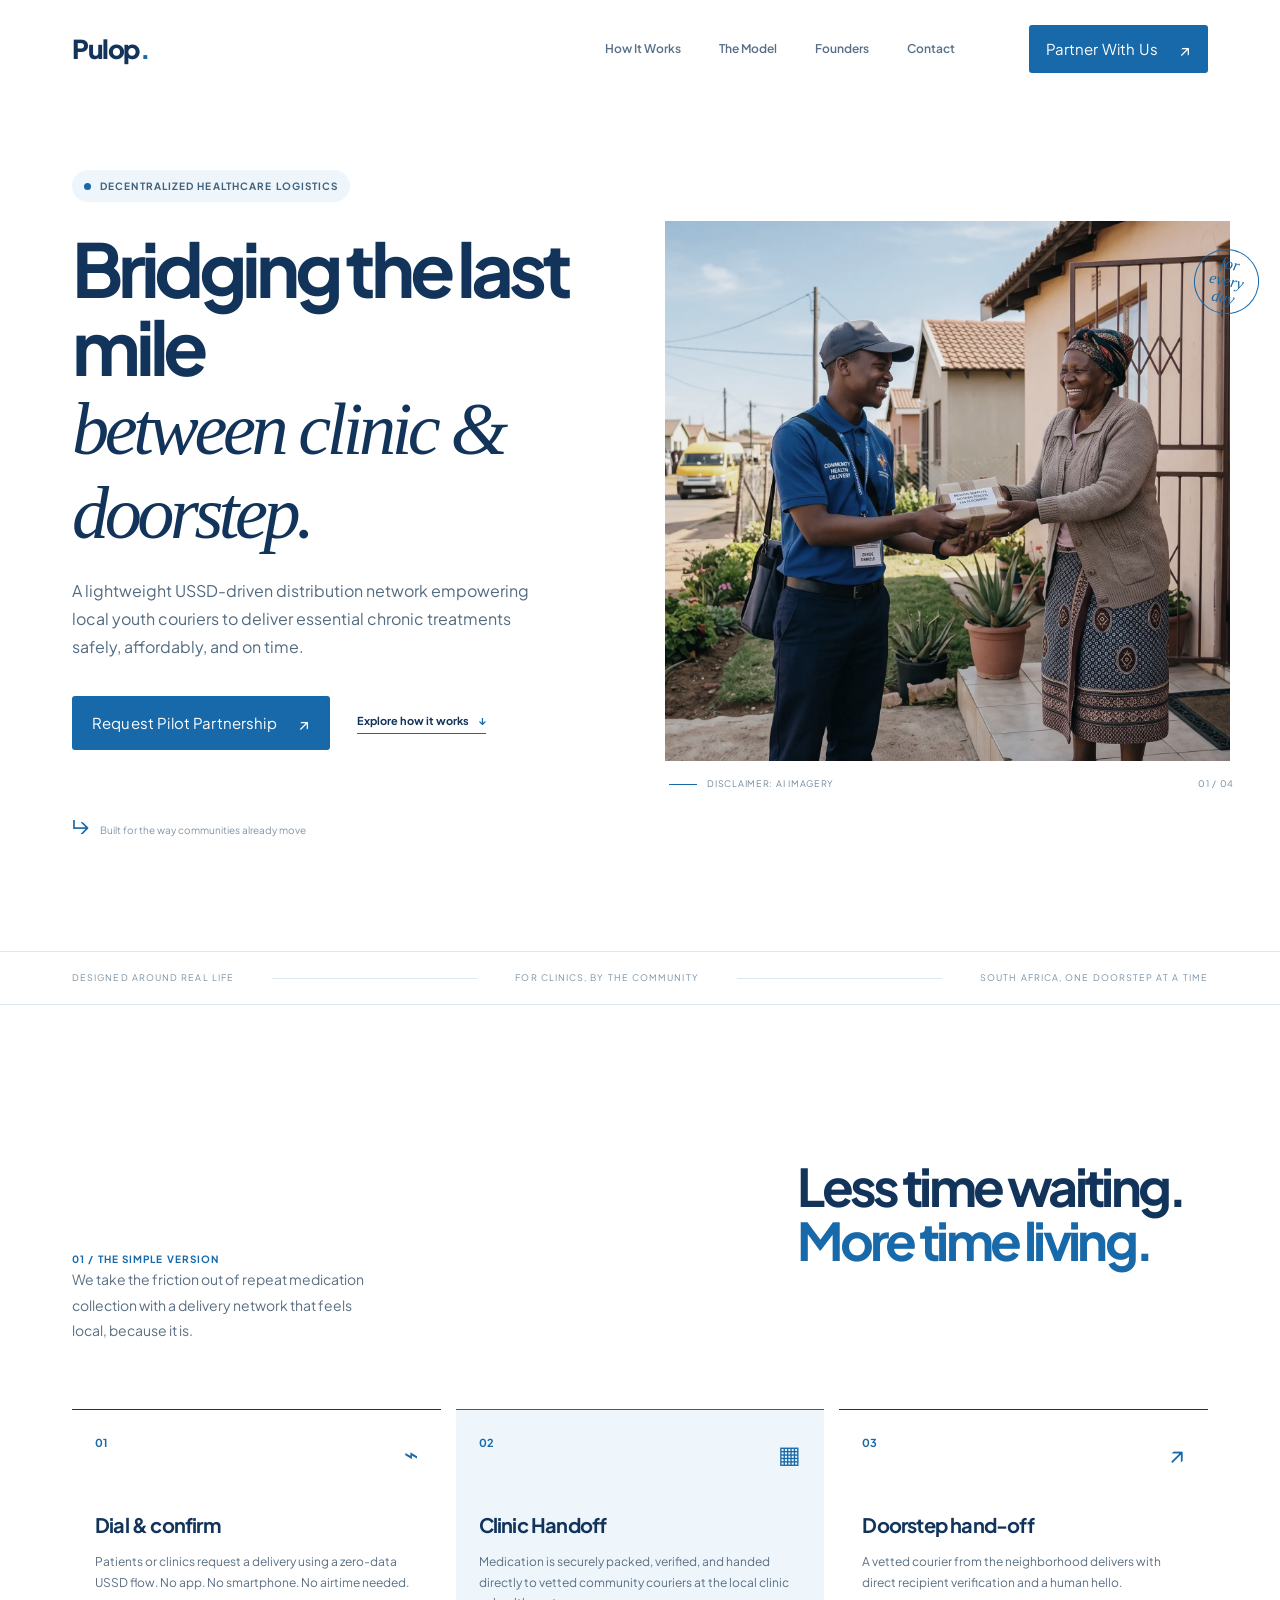
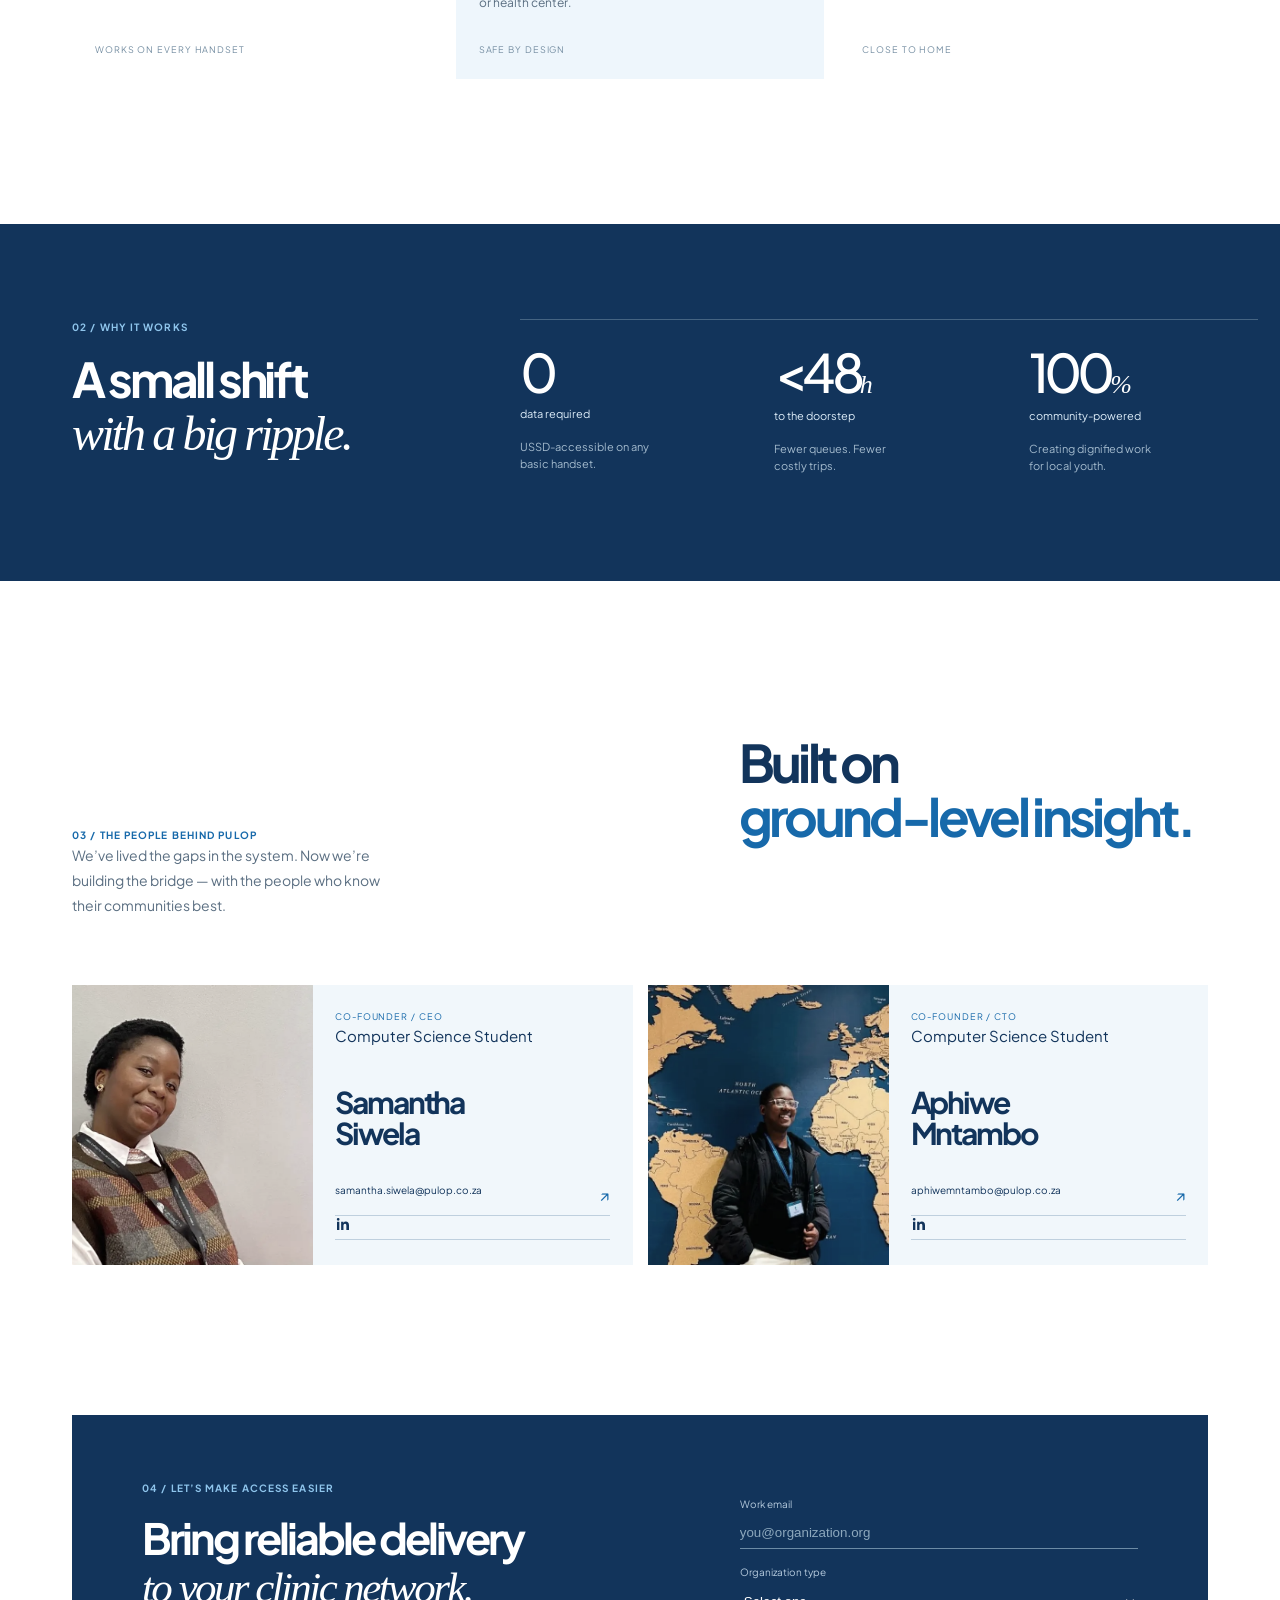
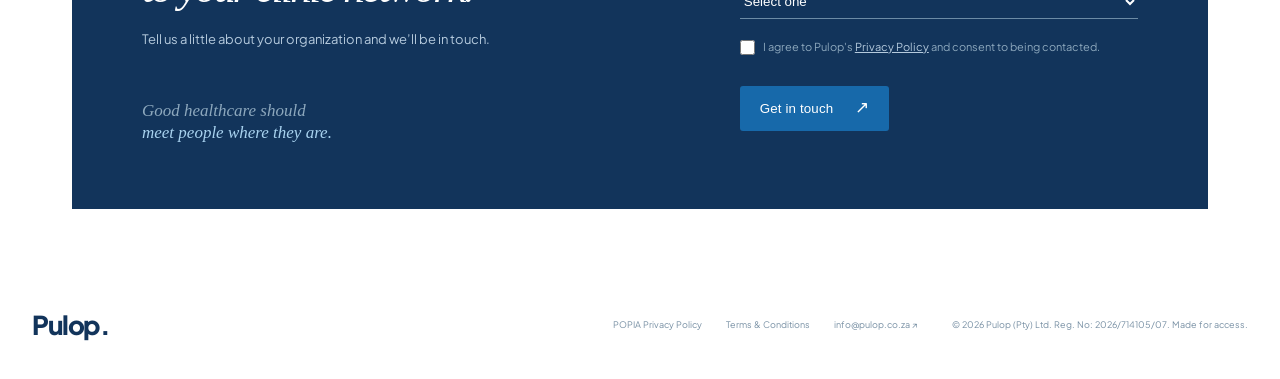
<file: index.html>
<!doctype html>
<html lang="en">
  <head>
    <meta charset="UTF-8" />
    <meta name="viewport" content="width=device-width, initial-scale=1.0" />
    <meta
      name="description"
      content="Pulop connects clinics and communities with dependable, dignified chronic medication delivery."
    />
    <title>Pulop — Healthcare, all the way home</title>
    <link rel="preconnect" href="https://fonts.googleapis.com" />
    <link rel="preconnect" href="https://fonts.gstatic.com" crossorigin />
    <link
      href="https://fonts.googleapis.com/css2?family=Plus+Jakarta+Sans:wght@400;500;600;700;800&display=swap"
      rel="stylesheet"
    />
    <link rel="stylesheet" href="styles.css" />
    <script src="script.js" defer></script>
  </head>
  <body>
    <header class="site-header">
      <nav class="nav container" aria-label="Main navigation">
        <a class="wordmark" href="#" aria-label="Pulop home">Pulop<span>.</span></a>
        <button class="menu-toggle" type="button" aria-expanded="false" aria-controls="main-menu">
          <span></span><span></span><span></span>
          <span class="sr-only">Open menu</span>
        </button>
        <div class="nav-menu" id="main-menu">
          <div class="nav-links">
            <a href="#how-it-works">How It Works</a>
            <a href="#model">The Model</a>
            <a href="#founders">Founders</a>
            <a href="#contact">Contact</a>
          </div>
          <a class="button button-small" href="#contact">Partner With Us <span aria-hidden="true">↗</span></a>
        </div>
      </nav>
    </header>

    <main>
      <section class="hero container">
        <div class="hero-copy">
          <div class="eyebrow"><span class="eyebrow-dot"></span> Decentralized healthcare logistics</div>
          <h1>Bridging the last mile<br /><em>between clinic &amp; doorstep.</em></h1>
          <p class="hero-lede">
            A lightweight USSD-driven distribution network empowering local youth couriers to deliver essential chronic treatments safely, affordably, and on time.
          </p>
          <div class="hero-actions">
            <a class="button" href="#contact">Request Pilot Partnership <span aria-hidden="true">↗</span></a>
            <a class="text-link" href="#how-it-works">Explore how it works <span aria-hidden="true">↓</span></a>
          </div>
          <div class="hero-note"><span class="hand-drawn-arrow">↳</span> Built for the way communities already move</div>
        </div>
        <div class="hero-image-wrap">
          <div class="hero-image">
            <img
              src="assets/Ai-image.webp"
              alt="AI-generated image representing Pulop's community healthcare delivery network"
            />
          </div>
          <div class="image-caption"><span class="caption-line"></span> Disclaimer: AI imagery <span>01 / 04</span></div>
          <div class="stamp" aria-hidden="true">for<br />every<br />day</div>
        </div>
      </section>

      <section class="trust-strip">
        <div class="container trust-inner">
          <span>Designed around real life</span>
          <div class="trust-rule"></div>
          <span>For clinics, by the community</span>
          <div class="trust-rule"></div>
          <span>South Africa, one doorstep at a time</span>
        </div>
      </section>

      <section class="section container" id="how-it-works">
        <div class="section-heading">
          <div class="section-kicker">01 / The simple version</div>
          <h2>Less time waiting.<br /><span>More time living.</span></h2>
          <p>We take the friction out of repeat medication collection with a delivery network that feels local, because it is.</p>
        </div>
        <div class="steps">
          <article class="step-card">
            <div class="step-top"><span class="step-number">01</span><span class="step-symbol">⌁</span></div>
            <h3>Dial &amp; confirm</h3>
            <p>Patients or clinics request a delivery using a zero-data USSD flow. No app. No smartphone. No airtime needed.</p>
            <div class="step-foot">Works on every handset</div>
          </article>
          <article class="step-card step-card-featured">
            <div class="step-top"><span class="step-number">02</span><span class="step-symbol">▦</span></div>
            <h3>Clinic Handoff</h3>
            <p>Medication is securely packed, verified, and handed directly to vetted community couriers at the local clinic or health center.</p>
            <div class="step-foot">Safe by design</div>
          </article>
          <article class="step-card">
            <div class="step-top"><span class="step-number">03</span><span class="step-symbol">↗</span></div>
            <h3>Doorstep hand-off</h3>
            <p>A vetted courier from the neighborhood delivers with direct recipient verification and a human hello.</p>
            <div class="step-foot">Close to home</div>
          </article>
        </div>
      </section>

      <section class="model-band" id="model">
        <div class="container model-grid">
          <div>
            <div class="section-kicker light-kicker">02 / Why it works</div>
            <h2>A small shift<br /><em>with a big ripple.</em></h2>
          </div>
          <div class="metrics">
            <div class="metric"><strong>0</strong><span>data required</span><p>USSD-accessible on any basic handset.</p></div>
            <div class="metric"><strong>&lt;48<span>h</span></strong><span>to the doorstep</span><p>Fewer queues. Fewer costly trips.</p></div>
            <div class="metric"><strong>100<span>%</span></strong><span>community-powered</span><p>Creating dignified work for local youth.</p></div>
          </div>
        </div>
      </section>

      <section class="section container founders" id="founders">
        <div class="section-heading founders-heading">
          <div class="section-kicker">03 / The people behind Pulop</div>
          <h2>Built on<br /><span>ground-level insight.</span></h2>
          <p>We’ve lived the gaps in the system. Now we’re building the bridge — with the people who know their communities best.</p>
        </div>
        <div class="founder-grid">
          <article class="founder-card">
            <div class="founder-photo">
              <img src="assets/sammy.webp" alt="Portrait of Samantha Siwela" loading="lazy" />
            </div>
            <div class="founder-info">
              <span class="founder-role">Co-Founder / CEO</span>
              <span class="founder-study">Computer Science Student</span>
              <h3>Samantha<br />Siwela</h3>
              <div class="founder-contact">
                <a href="mailto:samantha.siwela@pulop.co.za">
                  samantha.siwela@pulop.co.za <span>↗</span>
                </a>
                <a href="https://www.linkedin.com/in/samantha-siwela?utm_source=share_via&utm_content=profile&utm_medium=member_android" aria-label="Samantha Siwela on LinkedIn">
                  <svg viewBox="0 0 24 24" aria-hidden="true">
                    <path d="M6.5 8.5H3V21h3.5V8.5ZM4.75 3A2.05 2.05 0 1 0 4.75 7.1 2.05 2.05 0 0 0 4.75 3ZM21 13.85c0-3.76-2-5.51-4.67-5.51a4.05 4.05 0 0 0-3.63 2v-1.84H9.2V21h3.5v-6.18c0-1.63.3-3.2 2.32-3.2 1.99 0 2.02 1.86 2.02 3.3V21H21v-7.15Z" />
                  </svg>
                </a>
              </div>
            </div>
          </article>

          <article class="founder-card">
            <div class="founder-photo">
              <img src="assets/aphiwe.webp" alt="Portrait of Aphiwe Mntambo" loading="lazy" />
            </div>
            <div class="founder-info">
              <span class="founder-role">Co-Founder / CTO</span>
              <span class="founder-study">Computer Science Student</span>
              <h3>Aphiwe<br />Mntambo</h3>
              <div class="founder-contact">
                <a href="mailto:aphiwemntambo@pulop.co.za">
                  aphiwemntambo@pulop.co.za <span>↗</span>
                </a>
                <a href="https://www.linkedin.com/in/aphiwe-mntambo-286724374?utm_source=share_via&utm_content=profile&utm_medium=member_android" aria-label="Aphiwe Mntambo on LinkedIn">
                  <svg viewBox="0 0 24 24" aria-hidden="true">
                    <path d="M6.5 8.5H3V21h3.5V8.5ZM4.75 3A2.05 2.05 0 1 0 4.75 7.1 2.05 2.05 0 0 0 4.75 3ZM21 13.85c0-3.76-2-5.51-4.67-5.51a4.05 4.05 0 0 0-3.63 2v-1.84H9.2V21h3.5v-6.18c0-1.63.3-3.2 2.32-3.2 1.99 0 2.02 1.86 2.02 3.3V21H21v-7.15Z" />
                  </svg>
                </a>
              </div>
            </div>
          </article>
        </div>
      </section>

      <section class="contact-wrap container" id="contact">
        <div class="contact-card">
          <div class="contact-copy"><div class="section-kicker light-kicker">04 / Let’s make access easier</div><h2>Bring reliable delivery<br /><em>to your clinic network.</em></h2><p>Tell us a little about your organization and we’ll be in touch.</p><div class="contact-aside">Good healthcare should<br /><span>meet people where they are.</span></div></div>
          <form class="inquiry-form" name="partnership-inquiry" method="post" data-netlify="true">
  <label for="email">Work email</label>
  <!-- ADDED: name="email" -->
  <input id="email" name="email" type="email" placeholder="you@organization.org" required />
  
  <label for="organization">Organization type</label>
  <!-- ADDED: name="organization" -->
  <select id="organization" name="organization" required>
    <option value="" disabled selected>Select one</option>
    <option value="Public Clinic">Public Clinic</option>
    <option value="NGO">NGO</option>
    <option value="Logistics Partner">Logistics Partner</option>
  </select>
  
  <div class="consent-wrapper">
    <input type="checkbox" id="privacy-consent" name="privacy-consent" required />
    <label for="privacy-consent">I agree to Pulop's <a href="privacy.html">Privacy Policy</a> and consent to being contacted.</label>
  </div>
  
  <button class="button button-light" type="submit">Get in touch <span aria-hidden="true">↗</span></button>
  <p class="form-message" role="status"></p>
</form>
        </div>
      </section>
    </main>

    <footer class="footer">
      <div class="footer-brand">Pulop.</div>
      <div class="footer-links">
        <a href="privacy.html">POPIA Privacy Policy</a>
        <a href="terms.html">Terms &amp; Conditions</a>
        <a href="mailto:info@pulop.co.za">info@pulop.co.za ↗</a>
      </div>
      <p class="footer-legal">&copy; 2026 Pulop (Pty) Ltd. Reg. No: 2026/714105/07. Made for access.</p>
    </footer>
  </body>
</html>
</file>
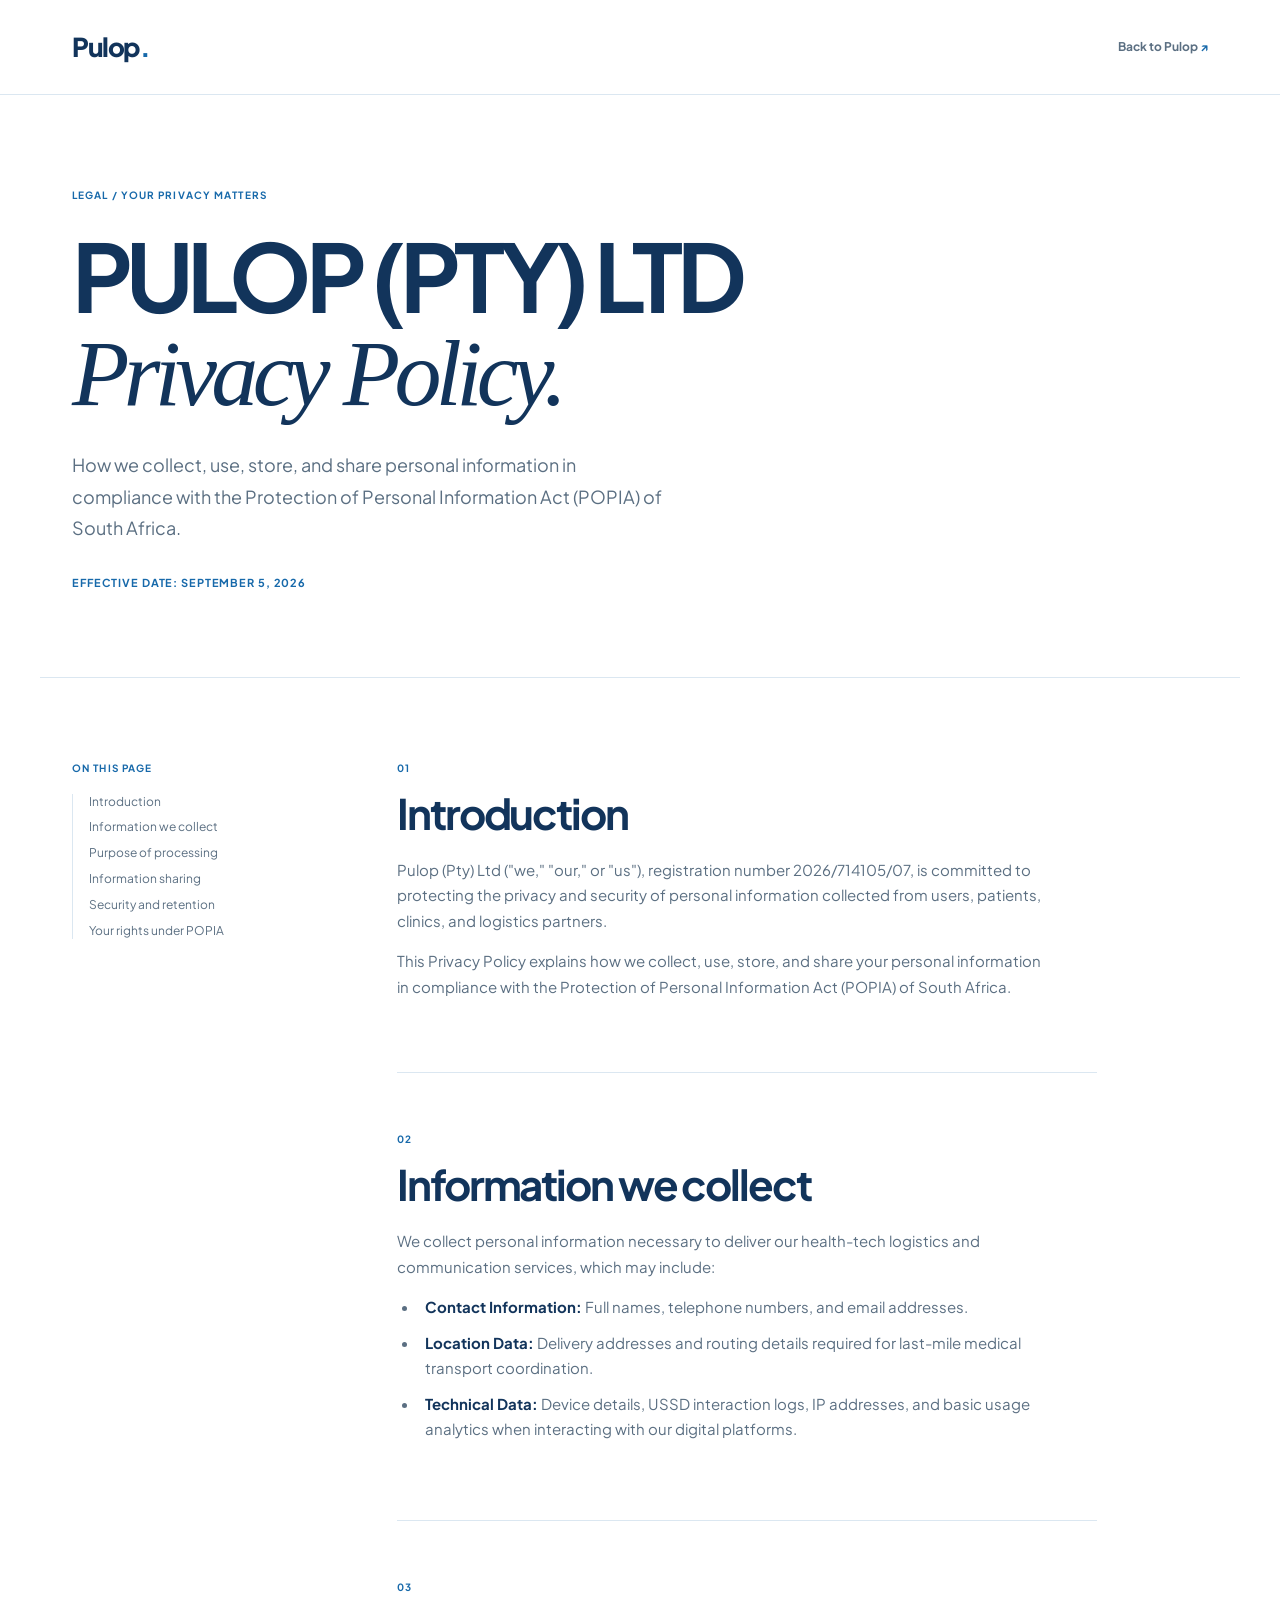
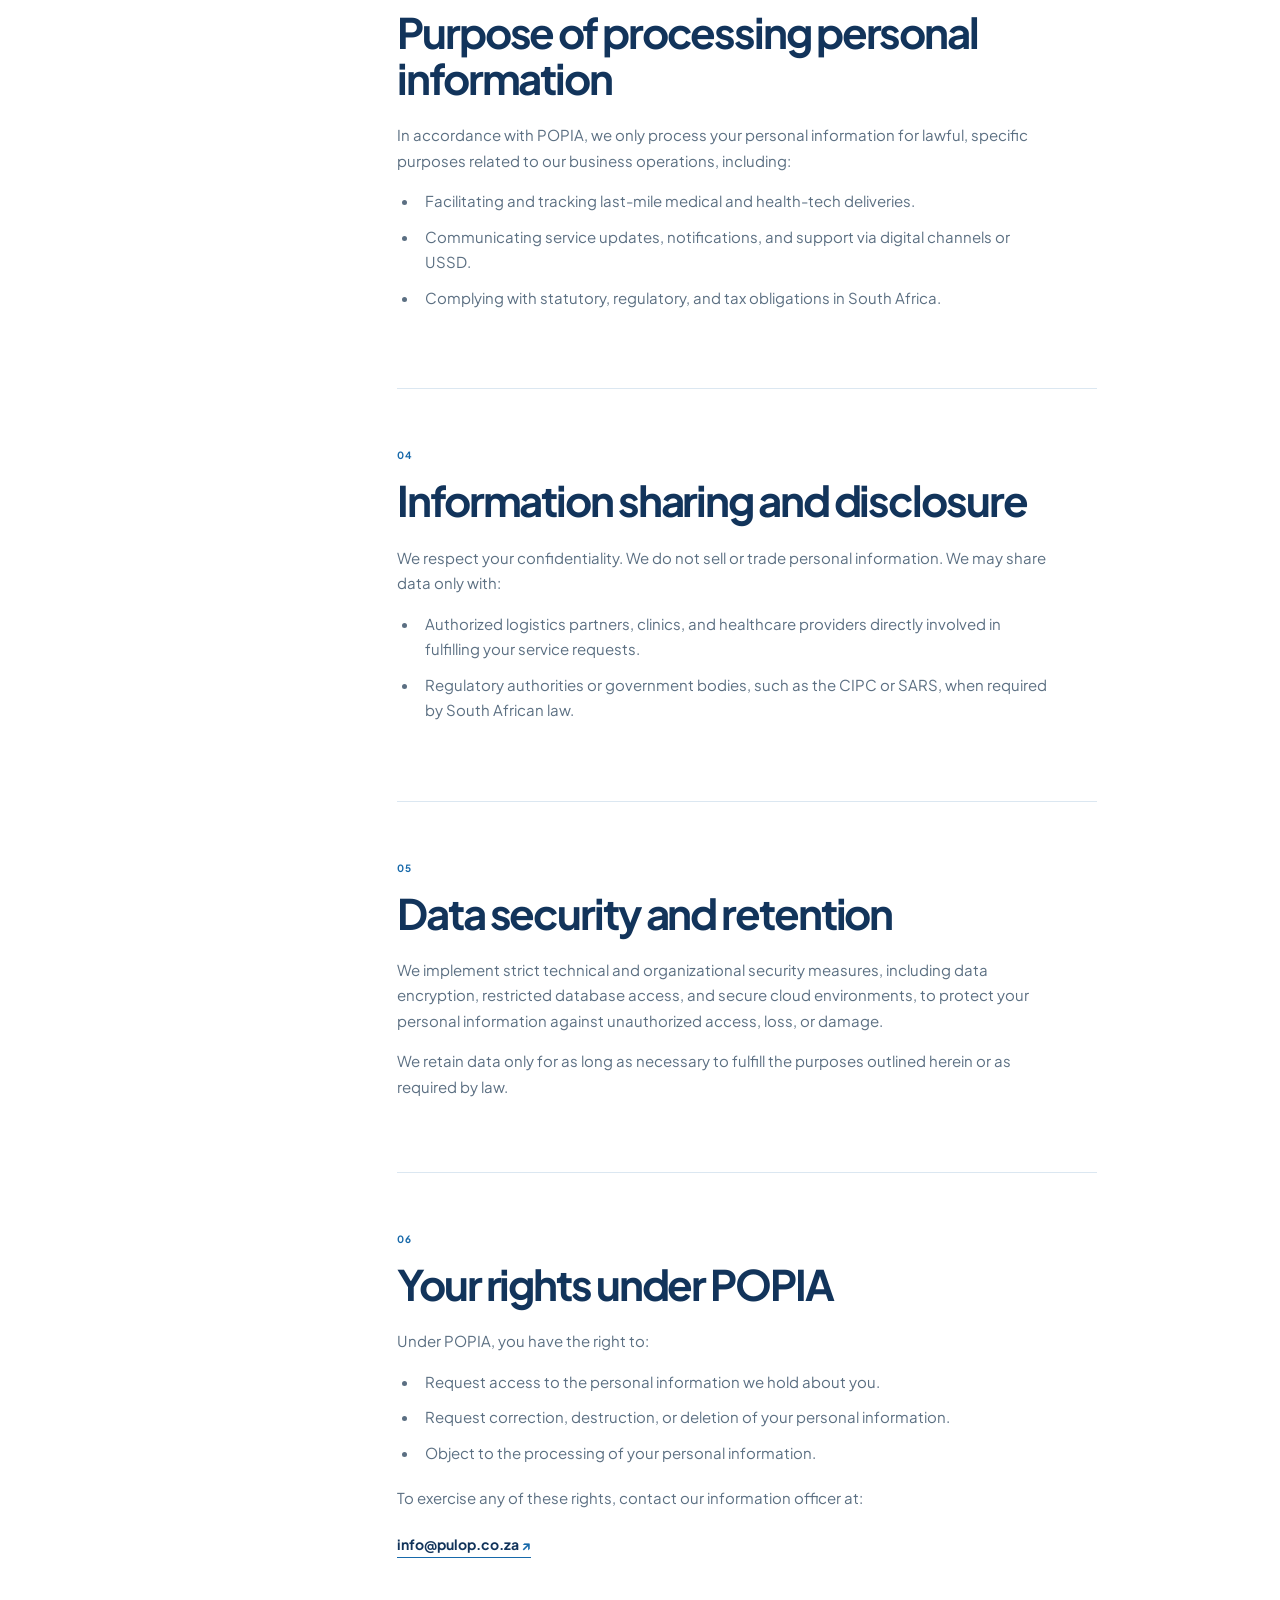
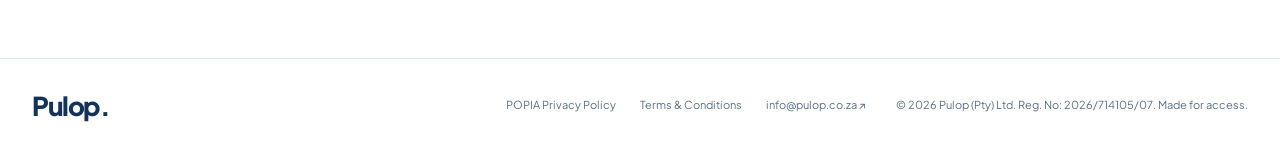
<file: privacy.html>
<!doctype html>
<html lang="en">
  <head>
    <meta charset="UTF-8" />
    <meta name="viewport" content="width=device-width, initial-scale=1.0" />
    <meta name="description" content="Privacy Policy for Pulop (Pty) Ltd, effective September 5, 2026." />
    <title>Pulop (Pty) Ltd | Privacy Policy</title>
    <link rel="preconnect" href="https://fonts.googleapis.com" />
    <link rel="preconnect" href="https://fonts.gstatic.com" crossorigin />
    <link href="https://fonts.googleapis.com/css2?family=Plus+Jakarta+Sans:wght@400;500;600;700;800&display=swap" rel="stylesheet" />
    <link rel="stylesheet" href="privacy.css" />
  </head>
  <body>
    <header class="site-header">
      <nav class="nav container" aria-label="Main navigation">
        <a class="wordmark" href="index.html" aria-label="Pulop home">Pulop<span>.</span></a>
        <a class="back-link" href="index.html">Back to Pulop <span aria-hidden="true">↗</span></a>
      </nav>
    </header>

    <main>
      <section class="policy-hero container" aria-labelledby="page-title">
        <div class="section-kicker">Legal / Your privacy matters</div>
        <h1 id="page-title">PULOP (PTY) LTD<br /><em>Privacy Policy.</em></h1>
        <p class="policy-intro">How we collect, use, store, and share personal information in compliance with the Protection of Personal Information Act (POPIA) of South Africa.</p>
        <p class="updated">Effective date: September 5, 2026</p>
      </section>

      <section class="policy-layout container" aria-label="Privacy policy content">
        <aside class="policy-aside">
          <span>On this page</span>
          <nav aria-label="Policy sections">
            <a href="#introduction">Introduction</a>
            <a href="#information">Information we collect</a>
            <a href="#purpose">Purpose of processing</a>
            <a href="#sharing">Information sharing</a>
            <a href="#security">Security and retention</a>
            <a href="#rights">Your rights under POPIA</a>
          </nav>
        </aside>

        <div class="policy-content">
          <section id="introduction">
            <span class="policy-number">01</span>
            <h2>Introduction</h2>
            <p>Pulop (Pty) Ltd ("we," "our," or "us"), registration number 2026/714105/07, is committed to protecting the privacy and security of personal information collected from users, patients, clinics, and logistics partners.</p>
            <p>This Privacy Policy explains how we collect, use, store, and share your personal information in compliance with the Protection of Personal Information Act (POPIA) of South Africa.</p>
          </section>

          <section id="information">
            <span class="policy-number">02</span>
            <h2>Information we collect</h2>
            <p>We collect personal information necessary to deliver our health-tech logistics and communication services, which may include:</p>
            <ul>
              <li><strong>Contact Information:</strong> Full names, telephone numbers, and email addresses.</li>
              <li><strong>Location Data:</strong> Delivery addresses and routing details required for last-mile medical transport coordination.</li>
              <li><strong>Technical Data:</strong> Device details, USSD interaction logs, IP addresses, and basic usage analytics when interacting with our digital platforms.</li>
            </ul>
          </section>

          <section id="purpose">
            <span class="policy-number">03</span>
            <h2>Purpose of processing personal information</h2>
            <p>In accordance with POPIA, we only process your personal information for lawful, specific purposes related to our business operations, including:</p>
            <ul>
              <li>Facilitating and tracking last-mile medical and health-tech deliveries.</li>
              <li>Communicating service updates, notifications, and support via digital channels or USSD.</li>
              <li>Complying with statutory, regulatory, and tax obligations in South Africa.</li>
            </ul>
          </section>

          <section id="sharing">
            <span class="policy-number">04</span>
            <h2>Information sharing and disclosure</h2>
            <p>We respect your confidentiality. We do not sell or trade personal information. We may share data only with:</p>
            <ul>
              <li>Authorized logistics partners, clinics, and healthcare providers directly involved in fulfilling your service requests.</li>
              <li>Regulatory authorities or government bodies, such as the CIPC or SARS, when required by South African law.</li>
            </ul>
          </section>

          <section id="security">
            <span class="policy-number">05</span>
            <h2>Data security and retention</h2>
            <p>We implement strict technical and organizational security measures, including data encryption, restricted database access, and secure cloud environments, to protect your personal information against unauthorized access, loss, or damage.</p>
            <p>We retain data only for as long as necessary to fulfill the purposes outlined herein or as required by law.</p>
          </section>

          <section id="rights">
            <span class="policy-number">06</span>
            <h2>Your rights under POPIA</h2>
            <p>Under POPIA, you have the right to:</p>
            <ul>
              <li>Request access to the personal information we hold about you.</li>
              <li>Request correction, destruction, or deletion of your personal information.</li>
              <li>Object to the processing of your personal information.</li>
            </ul>
            <p>To exercise any of these rights, contact our information officer at:</p>
            <a class="contact-email" href="mailto:info@pulop.co.za">info@pulop.co.za <span aria-hidden="true">↗</span></a>
          </section>
        </div>
      </section>
    </main>

    <footer class="footer">
      <div class="footer-brand">Pulop.</div>
      <div class="footer-links">
        <a href="privacy.html">POPIA Privacy Policy</a>
        <a href="terms.html">Terms &amp; Conditions</a>
        <a href="mailto:info@pulop.co.za">info@pulop.co.za ↗</a>
      </div>
      <p class="footer-legal">&copy; 2026 Pulop (Pty) Ltd. Reg. No: 2026/714105/07. Made for access.</p>
    </footer>
  </body>
</html>
</file>
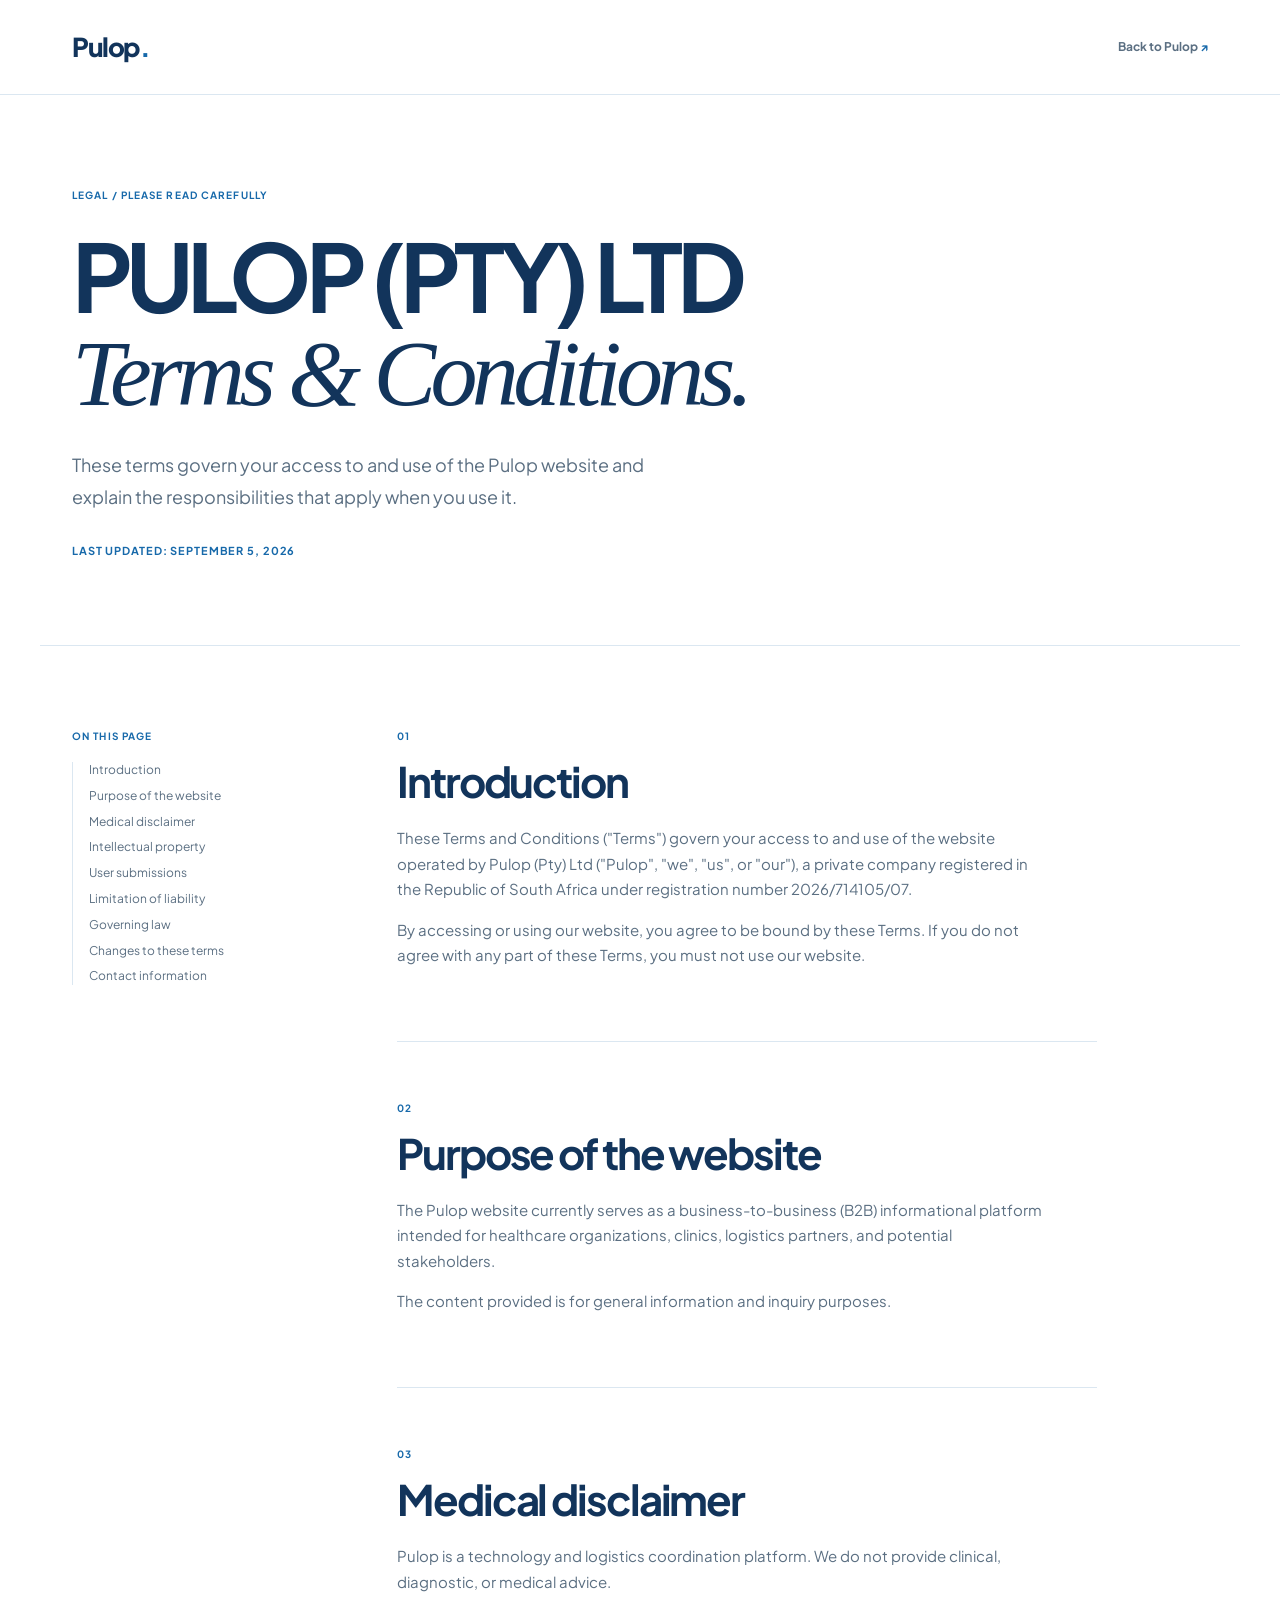
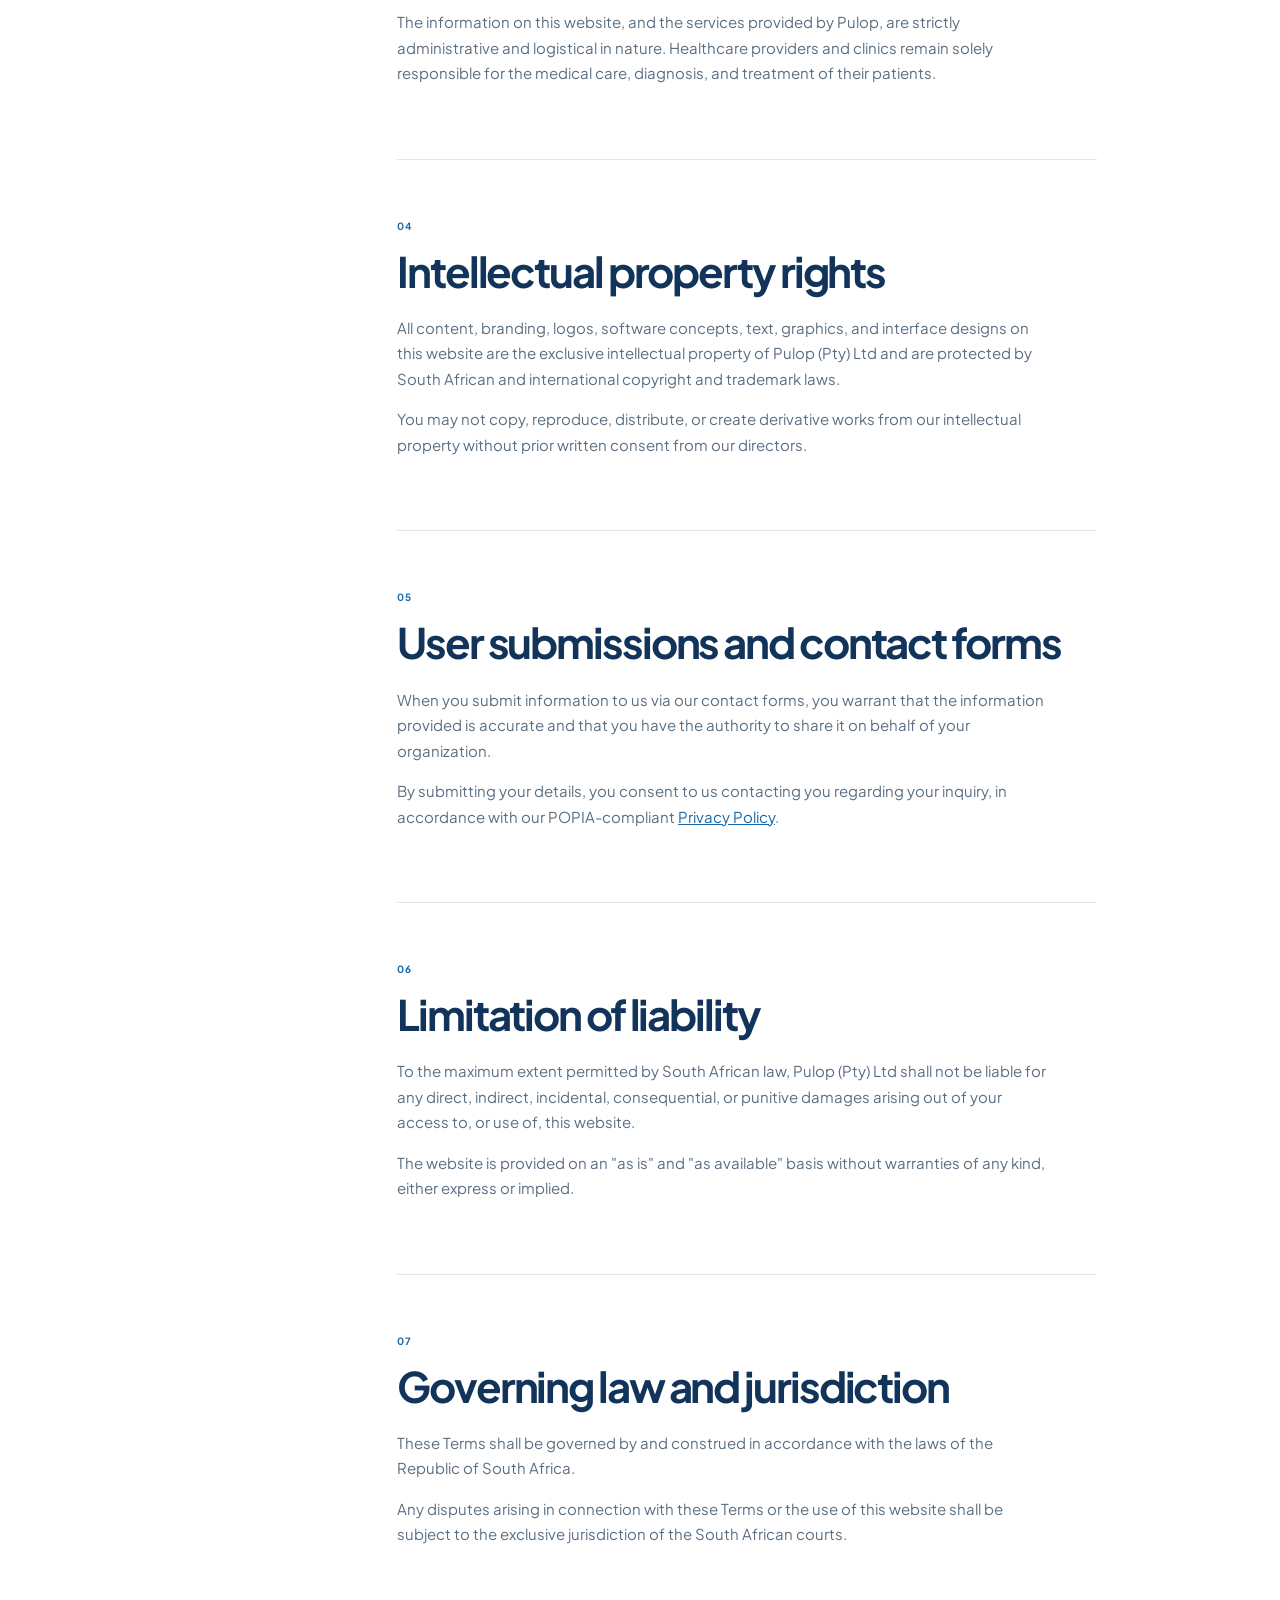
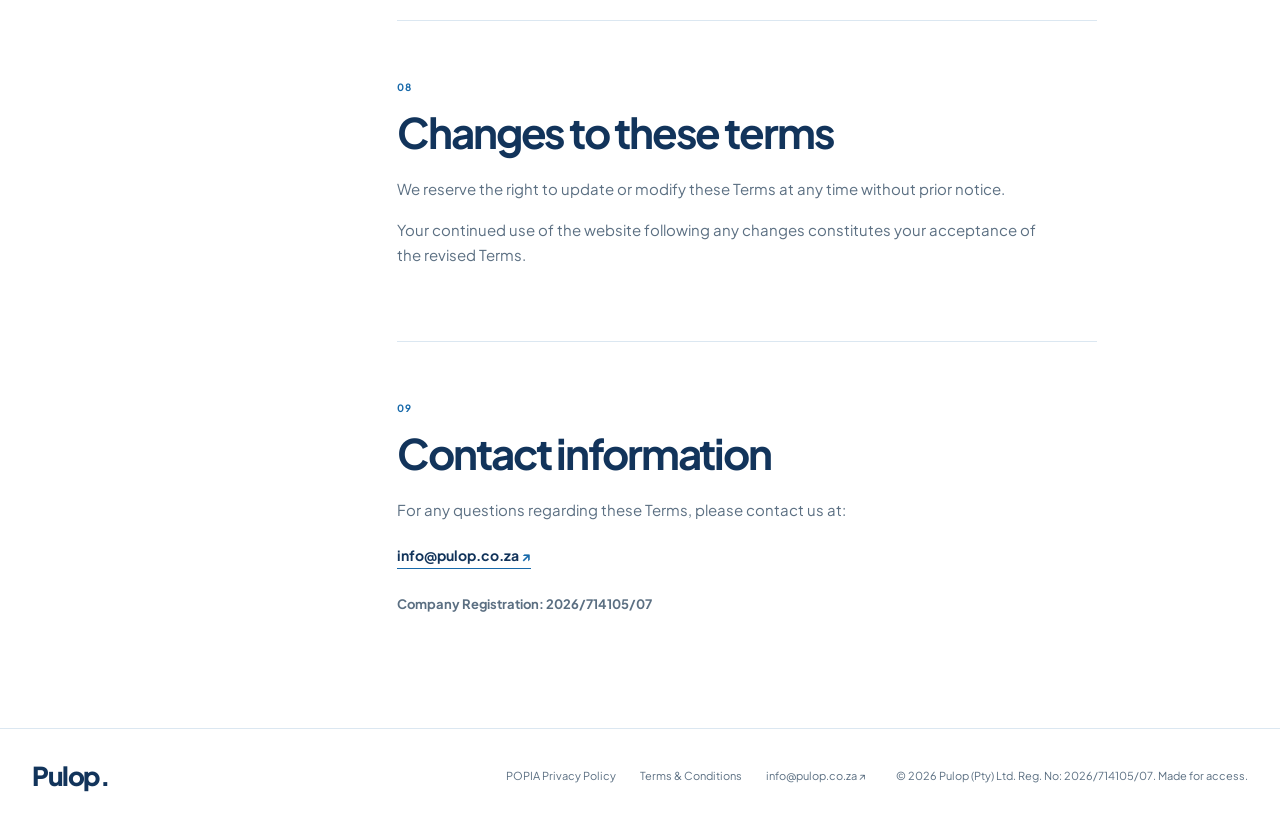
<file: terms.html>
<!doctype html>
<html lang="en">
  <head>
    <meta charset="UTF-8" />
    <meta name="viewport" content="width=device-width, initial-scale=1.0" />
    <meta name="description" content="Terms and Conditions for Pulop (Pty) Ltd, last updated September 5, 2026." />
    <title>Pulop (Pty) Ltd | Terms and Conditions</title>
    <link rel="preconnect" href="https://fonts.googleapis.com" />
    <link rel="preconnect" href="https://fonts.gstatic.com" crossorigin />
    <link href="https://fonts.googleapis.com/css2?family=Plus+Jakarta+Sans:wght@400;500;600;700;800&display=swap" rel="stylesheet" />
    <link rel="stylesheet" href="privacy.css" />
  </head>
  <body>
    <header class="site-header">
      <nav class="nav container" aria-label="Main navigation">
        <a class="wordmark" href="index.html" aria-label="Pulop home">Pulop<span>.</span></a>
        <a class="back-link" href="index.html">Back to Pulop <span aria-hidden="true">↗</span></a>
      </nav>
    </header>

    <main>
      <section class="policy-hero container" aria-labelledby="page-title">
        <div class="section-kicker">Legal / Please read carefully</div>
        <h1 id="page-title">PULOP (PTY) LTD<br /><em>Terms &amp; Conditions.</em></h1>
        <p class="policy-intro">These terms govern your access to and use of the Pulop website and explain the responsibilities that apply when you use it.</p>
        <p class="updated">Last updated: September 5, 2026</p>
      </section>

      <section class="policy-layout container" aria-label="Terms and Conditions content">
        <aside class="policy-aside">
          <span>On this page</span>
          <nav aria-label="Terms and Conditions sections">
            <a href="#introduction">Introduction</a>
            <a href="#purpose">Purpose of the website</a>
            <a href="#medical">Medical disclaimer</a>
            <a href="#intellectual-property">Intellectual property</a>
            <a href="#submissions">User submissions</a>
            <a href="#liability">Limitation of liability</a>
            <a href="#jurisdiction">Governing law</a>
            <a href="#changes">Changes to these terms</a>
            <a href="#contact">Contact information</a>
          </nav>
        </aside>

        <div class="policy-content">
          <section id="introduction">
            <span class="policy-number">01</span>
            <h2>Introduction</h2>
            <p>These Terms and Conditions ("Terms") govern your access to and use of the website operated by Pulop (Pty) Ltd ("Pulop", "we", "us", or "our"), a private company registered in the Republic of South Africa under registration number 2026/714105/07.</p>
            <p>By accessing or using our website, you agree to be bound by these Terms. If you do not agree with any part of these Terms, you must not use our website.</p>
          </section>

          <section id="purpose">
            <span class="policy-number">02</span>
            <h2>Purpose of the website</h2>
            <p>The Pulop website currently serves as a business-to-business (B2B) informational platform intended for healthcare organizations, clinics, logistics partners, and potential stakeholders.</p>
            <p>The content provided is for general information and inquiry purposes.</p>
          </section>

          <section id="medical">
            <span class="policy-number">03</span>
            <h2>Medical disclaimer</h2>
            <p>Pulop is a technology and logistics coordination platform. We do not provide clinical, diagnostic, or medical advice.</p>
            <p>The information on this website, and the services provided by Pulop, are strictly administrative and logistical in nature. Healthcare providers and clinics remain solely responsible for the medical care, diagnosis, and treatment of their patients.</p>
          </section>

          <section id="intellectual-property">
            <span class="policy-number">04</span>
            <h2>Intellectual property rights</h2>
            <p>All content, branding, logos, software concepts, text, graphics, and interface designs on this website are the exclusive intellectual property of Pulop (Pty) Ltd and are protected by South African and international copyright and trademark laws.</p>
            <p>You may not copy, reproduce, distribute, or create derivative works from our intellectual property without prior written consent from our directors.</p>
          </section>

          <section id="submissions">
            <span class="policy-number">05</span>
            <h2>User submissions and contact forms</h2>
            <p>When you submit information to us via our contact forms, you warrant that the information provided is accurate and that you have the authority to share it on behalf of your organization.</p>
            <p>By submitting your details, you consent to us contacting you regarding your inquiry, in accordance with our POPIA-compliant <a class="inline-link" href="privacy.html">Privacy Policy</a>.</p>
          </section>

          <section id="liability">
            <span class="policy-number">06</span>
            <h2>Limitation of liability</h2>
            <p>To the maximum extent permitted by South African law, Pulop (Pty) Ltd shall not be liable for any direct, indirect, incidental, consequential, or punitive damages arising out of your access to, or use of, this website.</p>
            <p>The website is provided on an "as is" and "as available" basis without warranties of any kind, either express or implied.</p>
          </section>

          <section id="jurisdiction">
            <span class="policy-number">07</span>
            <h2>Governing law and jurisdiction</h2>
            <p>These Terms shall be governed by and construed in accordance with the laws of the Republic of South Africa.</p>
            <p>Any disputes arising in connection with these Terms or the use of this website shall be subject to the exclusive jurisdiction of the South African courts.</p>
          </section>

          <section id="changes">
            <span class="policy-number">08</span>
            <h2>Changes to these terms</h2>
            <p>We reserve the right to update or modify these Terms at any time without prior notice.</p>
            <p>Your continued use of the website following any changes constitutes your acceptance of the revised Terms.</p>
          </section>

          <section id="contact">
            <span class="policy-number">09</span>
            <h2>Contact information</h2>
            <p>For any questions regarding these Terms, please contact us at:</p>
            <a class="contact-email" href="mailto:info@pulop.co.za">info@pulop.co.za <span aria-hidden="true">↗</span></a>
            <p class="company-registration">Company Registration: 2026/714105/07</p>
          </section>
        </div>
      </section>
    </main>

    <footer class="footer">
      <div class="footer-brand">Pulop.</div>
      <div class="footer-links">
        <a href="privacy.html">POPIA Privacy Policy</a>
        <a href="terms.html">Terms &amp; Conditions</a>
        <a href="mailto:info@pulop.co.za">info@pulop.co.za ↗</a>
      </div>
      <p class="footer-legal">&copy; 2026 Pulop (Pty) Ltd. Reg. No: 2026/714105/07. Made for access.</p>
    </footer>
  </body>
</html>
</file>
<file: styles.css>
:root{--linen:#ffffff;--forest:#12345b;--terracotta:#1769aa;--sage:#eef6fc;--line:#dbe7f1;--muted:#5b6f82}*{box-sizing:border-box}html{scroll-behavior:smooth}body{margin:0;background:var(--linen);color:var(--forest);font-family:"Plus Jakarta Sans",sans-serif;font-size:15px;line-height:1.6}a{color:inherit;text-decoration:none}.container{max-width:1200px;margin:auto;padding-left:32px;padding-right:32px}.site-header{padding:25px 0}.nav{display:flex;align-items:center;justify-content:space-between}.wordmark{font-size:26px;font-weight:800;letter-spacing:-1.5px}.wordmark span{color:var(--terracotta)}.nav-menu{display:flex;align-items:center;gap:74px}.nav-links{display:flex;gap:38px;color:#587087;font-size:12px;font-weight:600}.nav-links a:hover,.text-link:hover{color:var(--terracotta)}.button{display:inline-flex;align-items:center;gap:22px;background:var(--terracotta);color:white;border:0;border-radius:3px;padding:15px 20px;font:600 11px inherit;letter-spacing:.01em;cursor:pointer}.button span{font-size:17px;line-height:0}.button-small{padding:12px 17px}.menu-toggle{display:none;background:0;border:0}.hero{display:grid;grid-template-columns:48% 52%;padding-top:72px;padding-bottom:108px;gap:48px;align-items:center}.eyebrow,.section-kicker{color:var(--terracotta);font-size:10px;font-weight:700;letter-spacing:.11em;text-transform:uppercase}.eyebrow{display:inline-flex;align-items:center;gap:9px;background:var(--sage);padding:8px 12px;border-radius:30px;color:#42617a}.eyebrow-dot{width:7px;height:7px;background:var(--terracotta);border-radius:50%}h1,h2,h3,p{margin-top:0}h1{font-size:clamp(48px,5.8vw,78px);line-height:1.05;letter-spacing:-.07em;margin:27px 0 24px;font-weight:700}h1 em,h2 em{font-family:Georgia,serif;font-weight:400;letter-spacing:-.06em}.hero-lede{max-width:480px;color:#536b80;font-size:16px;line-height:1.75}.hero-actions{display:flex;align-items:center;gap:27px;margin-top:35px}.text-link{font-size:11px;font-weight:700;border-bottom:1px solid var(--terracotta);padding-bottom:3px}.text-link span{color:var(--terracotta);margin-left:7px}.hero-note{font-size:10px;color:#8095a7;margin-top:58px}.hand-drawn-arrow{color:var(--terracotta);font-size:22px;margin-right:8px}.hero-image-wrap{position:relative;padding:0 26px 30px 0}.hero-image{height:540px;overflow:hidden}.hero-image img{height:100%;width:100%;object-fit:cover;filter:saturate(.7)}.hero-image:after{content:"";position:absolute;inset:0 26px 30px 0;background:rgba(18,52,91,.08)}.image-caption{position:absolute;bottom:0;left:4px;right:22px;display:flex;align-items:center;gap:10px;font-size:9px;text-transform:uppercase;letter-spacing:.08em;color:#71879a}.image-caption span:last-child{margin-left:auto}.caption-line{width:28px;height:1px;background:var(--terracotta)}.stamp{position:absolute;right:-3px;top:28px;color:var(--terracotta);font:italic 16px Georgia;line-height:1.05;border:1px solid var(--terracotta);border-radius:50%;width:65px;height:65px;display:grid;place-content:center;text-align:center;transform:rotate(12deg)}.trust-strip{border-top:1px solid var(--line);border-bottom:1px solid var(--line);padding:19px 0;color:#7a91a4;font-size:9px;text-transform:uppercase;letter-spacing:.12em}.trust-inner{display:flex;justify-content:space-between;align-items:center}.trust-rule{height:1px;background:var(--line);width:18%}.section{padding-top:140px;padding-bottom:145px}.section-heading{display:grid;grid-template-columns:1.1fr .7fr;column-gap:80px;align-items:end;margin-bottom:66px}.section-heading h2{font-size:52px;letter-spacing:-.07em;line-height:1.04;margin:14px 0 0}.section-heading h2 span{color:var(--terracotta)}.section-heading p{color:var(--muted);font-size:14px;line-height:1.8;max-width:310px;margin:0}.steps{display:grid;grid-template-columns:repeat(3,1fr);gap:15px}.step-card{border-top:1px solid var(--forest);padding:24px 23px 22px;min-height:270px;display:flex;flex-direction:column}.step-card-featured{background:var(--sage);border-top-color:var(--terracotta)}.step-top{display:flex;justify-content:space-between;color:var(--terracotta);font-size:11px;font-weight:700}.step-symbol{font-size:24px;font-weight:400}.step-card h3{font-size:20px;letter-spacing:-.04em;margin:37px 0 11px}.step-card p{font-size:12px;color:var(--muted);line-height:1.7;margin-bottom:20px}.step-foot{font-size:9px;text-transform:uppercase;letter-spacing:.1em;color:#758ea2;margin-top:auto}.model-band{background:var(--forest);color:var(--linen);padding:95px 0}.model-grid{display:grid;grid-template-columns:35% 65%;gap:50px}.light-kicker{color:#8fc5ec}.model-band h2{font-size:48px;line-height:1.08;letter-spacing:-.07em;margin:18px 0}.metrics{display:grid;grid-template-columns:repeat(3,1fr);gap:25px;border-top:1px solid #456482;padding-top:25px}.metric strong{display:block;font-size:53px;letter-spacing:-.09em;line-height:1;font-weight:500}.metric strong span{font:italic 26px Georgia;letter-spacing:-.02em}.metric>span{display:block;color:#dcecf8;font-size:11px;margin-top:7px}.metric p{color:#a3bacd;font-size:11px;line-height:1.6;max-width:135px;margin-top:15px}.founders{padding-bottom:150px}.founders-heading{grid-template-columns:1fr .8fr}.founder-grid{display:grid;grid-template-columns:repeat(2,1fr);gap:15px}.founder-card{display:grid;grid-template-columns:43% 57%;background:#f1f7fb;min-height:280px}.founder-photo{overflow:hidden}.founder-photo img{width:100%;height:100%;object-fit:cover;filter:saturate(.65)}.founder-info{padding:25px 22px;display:flex;flex-direction:column}.founder-role{font-size:9px;text-transform:uppercase;letter-spacing:.1em;color:var(--terracotta)}.founder-info h3{font-size:30px;line-height:1.05;letter-spacing:-.07em;margin:39px 0 auto}.founder-info a{font-size:10px;border-bottom:1px solid #bfd0de;padding-bottom:7px;display:flex;justify-content:space-between}.founder-info a span{color:var(--terracotta);font-size:16px}.contact-wrap{padding-bottom:95px}.contact-card{background:var(--forest);color:var(--linen);display:grid;grid-template-columns:55% 45%;padding:65px 70px}.contact-copy h2{font-size:43px;line-height:1.1;letter-spacing:-.07em;margin:18px 0}.contact-copy p{color:#b5cadd;font-size:13px}.contact-aside{color:#8da8bd;font:italic 17px Georgia;line-height:1.3;margin-top:50px}.contact-aside span{color:#a8d2ef}.inquiry-form{display:flex;flex-direction:column;justify-content:center;padding-left:50px}.inquiry-form label{font-size:10px;color:#b5cadd;margin:15px 0 5px}.inquiry-form input,.inquiry-form select{background:transparent;border:0;border-bottom:1px solid #6c8ba5;color:var(--linen);padding:8px 0;font:13px inherit;border-radius:0;outline:0}.inquiry-form select option{color:var(--forest)}.inquiry-form input::placeholder{color:#8da8bd}.button-light{margin-top:31px;align-self:flex-start}.form-message{font-size:11px;color:#a8d2ef;margin:12px 0 0}.footer{padding:0 32px 33px;display:flex;align-items:center;gap:34px;color:#7890a4;font-size:9px}.footer .wordmark{color:var(--forest);margin-right:auto}.footer a:hover{color:var(--terracotta)}.sr-only{position:absolute;width:1px;height:1px;overflow:hidden;clip:rect(0,0,0,0)}
@media(max-width:800px){.container{padding-left:20px;padding-right:20px}.site-header{padding:18px 0}.menu-toggle{display:flex;flex-direction:column;gap:4px;padding:8px}.menu-toggle span:not(.sr-only){display:block;width:22px;height:1px;background:var(--forest)}.nav-menu{display:none;position:absolute;z-index:4;top:65px;left:15px;right:15px;background:var(--linen);border:1px solid var(--line);padding:22px;flex-direction:column;align-items:stretch;gap:20px;box-shadow:0 10px 25px #12345b12}.nav-menu.open{display:flex}.nav-links{flex-direction:column;gap:14px}.hero{display:flex;flex-direction:column;padding-top:45px;padding-bottom:75px;gap:45px}.hero-copy{width:100%}h1{font-size:52px}.hero-image-wrap{width:100%;padding-right:15px}.hero-image{height:410px}.hero-image:after{right:15px}.stamp{right:-1px}.trust-inner{gap:12px;align-items:flex-start}.trust-inner span{font-size:8px;line-height:1.35}.trust-rule{width:10%;margin-top:6px}.section{padding-top:85px;padding-bottom:90px}.section-heading,.founders-heading{display:block;margin-bottom:42px}.section-heading h2{font-size:43px;margin-bottom:22px}.section-heading p{max-width:420px}.steps,.founder-grid{grid-template-columns:1fr}.step-card{min-height:235px}.model-band{padding:70px 0}.model-grid{display:block}.metrics{margin-top:50px;gap:13px}.metric strong{font-size:38px}.metric p{font-size:10px}.contact-card{display:block;padding:42px 25px}.contact-copy h2{font-size:37px}.contact-aside{margin-top:35px}.inquiry-form{padding:35px 0 0}.footer{padding-bottom:25px;flex-wrap:wrap;gap:12px}.footer .wordmark{width:100%;margin-right:0}.footer span{order:3;width:100%}}

.footer-brand { color: var(--forest); font-size: 26px; font-weight: 800; letter-spacing: -1.5px; }
.footer-links { display: flex; gap: 24px; margin-left: auto; }
.footer-links a:hover { color: var(--terracotta); }
.footer-legal { margin: 0; }
.consent-wrapper { display: flex; align-items: flex-start; gap: 8px; margin: 20px 0 0; font-size: 11px; line-height: 1.45; color: #8da8bd; }
.consent-wrapper input { flex: 0 0 auto; width: 15px; height: 15px; margin: 1px 0 0; accent-color: var(--terracotta); }
.consent-wrapper label { margin: 0; font-size: inherit; line-height: inherit; color: inherit; }
.consent-wrapper a { color: #b5cadd; text-decoration: underline; }
.consent-wrapper a:hover { color: white; }

@media(max-width:800px){.footer{align-items:flex-start;padding-left:20px;padding-right:20px}.footer-brand{width:100%}.footer-links{margin-left:0;flex-wrap:wrap;gap:12px 20px}.footer-legal{order:3;width:100%}}
.founder-contact svg { width: 16px; height: 16px; display: block; fill: currentColor; }
</file>
<file: privacy.css>
:root {
  --ink: #12345b;
  --blue: #1769aa;
  --line: #dbe7f1;
  --muted: #5b6f82;
  --paper: #ffffff;
}

* { box-sizing: border-box; }
html { scroll-behavior: smooth; }
body {
  margin: 0;
  background: var(--paper);
  color: var(--ink);
  font-family: "Plus Jakarta Sans", sans-serif;
  font-size: 15px;
  line-height: 1.7;
}

a { color: inherit; text-decoration: none; }
.container { max-width: 1200px; margin: 0 auto; padding-inline: 32px; }
.site-header { padding: 25px 0; border-bottom: 1px solid var(--line); }
.nav { display: flex; align-items: center; justify-content: space-between; }
.wordmark { font-size: 26px; font-weight: 800; letter-spacing: -1.5px; }
.wordmark span, .back-link span, .contact-email span { color: var(--blue); }
.back-link { color: var(--muted); font-size: 12px; font-weight: 700; }
.back-link:hover, .contact-email:hover { color: var(--blue); }

.policy-hero { padding-top: 92px; padding-bottom: 84px; border-bottom: 1px solid var(--line); }
.section-kicker, .policy-number {
  color: var(--blue);
  font-size: 10px;
  font-weight: 700;
  letter-spacing: .11em;
  text-transform: uppercase;
}
h1, h2, h3, p { margin-top: 0; }
h1 { font-size: clamp(54px, 8vw, 94px); line-height: .98; letter-spacing: -.07em; margin: 25px 0 30px; }
h1 em { font-family: Georgia, serif; font-weight: 400; letter-spacing: -.06em; }
.policy-intro { max-width: 600px; color: var(--muted); font-size: 18px; line-height: 1.75; }
.updated { margin: 30px 0 0; color: var(--blue); font-size: 11px; font-weight: 700; text-transform: uppercase; letter-spacing: .08em; }

.policy-layout { display: grid; grid-template-columns: 220px minmax(0, 700px); gap: 105px; padding-top: 82px; padding-bottom: 100px; }
.policy-aside { align-self: start; position: sticky; top: 24px; }
.policy-aside > span { display: block; margin-bottom: 17px; color: var(--blue); font-size: 10px; font-weight: 700; letter-spacing: .11em; text-transform: uppercase; }
.policy-aside nav { display: grid; gap: 9px; border-left: 1px solid var(--line); padding-left: 16px; }
.policy-aside a { color: var(--muted); font-size: 12px; line-height: 1.4; }
.policy-aside a:hover { color: var(--blue); }
.policy-content { min-width: 0; }
.policy-content section { padding-bottom: 58px; margin-bottom: 58px; border-bottom: 1px solid var(--line); scroll-margin-top: 24px; }
.policy-content section:last-child { padding-bottom: 0; margin-bottom: 0; border-bottom: 0; }
.policy-number { display: block; margin-bottom: 13px; }
h2 { margin-bottom: 21px; font-size: clamp(30px, 4vw, 42px); line-height: 1.1; letter-spacing: -.05em; }
h3 { margin: 28px 0 8px; font-size: 15px; }
.policy-content p { max-width: 650px; color: var(--muted); }
.policy-content ul { max-width: 650px; margin: 0 0 20px; padding-left: 22px; color: var(--muted); }
.policy-content li { padding-left: 6px; margin-bottom: 10px; }
.policy-content strong { color: var(--ink); }
.inline-link { color: var(--blue); text-decoration: underline; }
.company-registration { margin-top: 24px; font-size: 13px; font-weight: 700; }
.contact-email { display: inline-block; margin-top: 7px; color: var(--ink); font-size: 14px; font-weight: 700; border-bottom: 1px solid var(--blue); }
.footer { display: flex; align-items: center; gap: 30px; border-top: 1px solid var(--line); padding: 25px 32px 35px; color: var(--muted); font-size: 11px; }
.footer-brand { color: var(--ink); font-size: 26px; font-weight: 800; letter-spacing: -1.5px; }
.footer-links { display: flex; gap: 24px; margin-left: auto; }
.footer-links a:hover { color: var(--blue); }
.footer-legal { margin: 0; }

@media (max-width: 760px) {
  .container { padding-inline: 20px; }
  .site-header { padding: 18px 0; }
  .policy-hero { padding-top: 64px; padding-bottom: 58px; }
  .policy-intro { font-size: 16px; }
  .policy-layout { display: block; padding-top: 55px; padding-bottom: 72px; }
  .policy-aside { position: static; margin-bottom: 58px; }
  .policy-aside nav { grid-template-columns: repeat(2, minmax(0, 1fr)); gap: 14px 18px; }
  .policy-content section { padding-bottom: 45px; margin-bottom: 45px; }
  .footer { align-items: flex-start; flex-wrap: wrap; gap: 12px 20px; padding-inline: 20px; }
  .footer-brand { width: 100%; }
  .footer-links { margin-left: 0; flex-wrap: wrap; gap: 12px 20px; }
  .footer-legal { width: 100%; }
}
</file>
